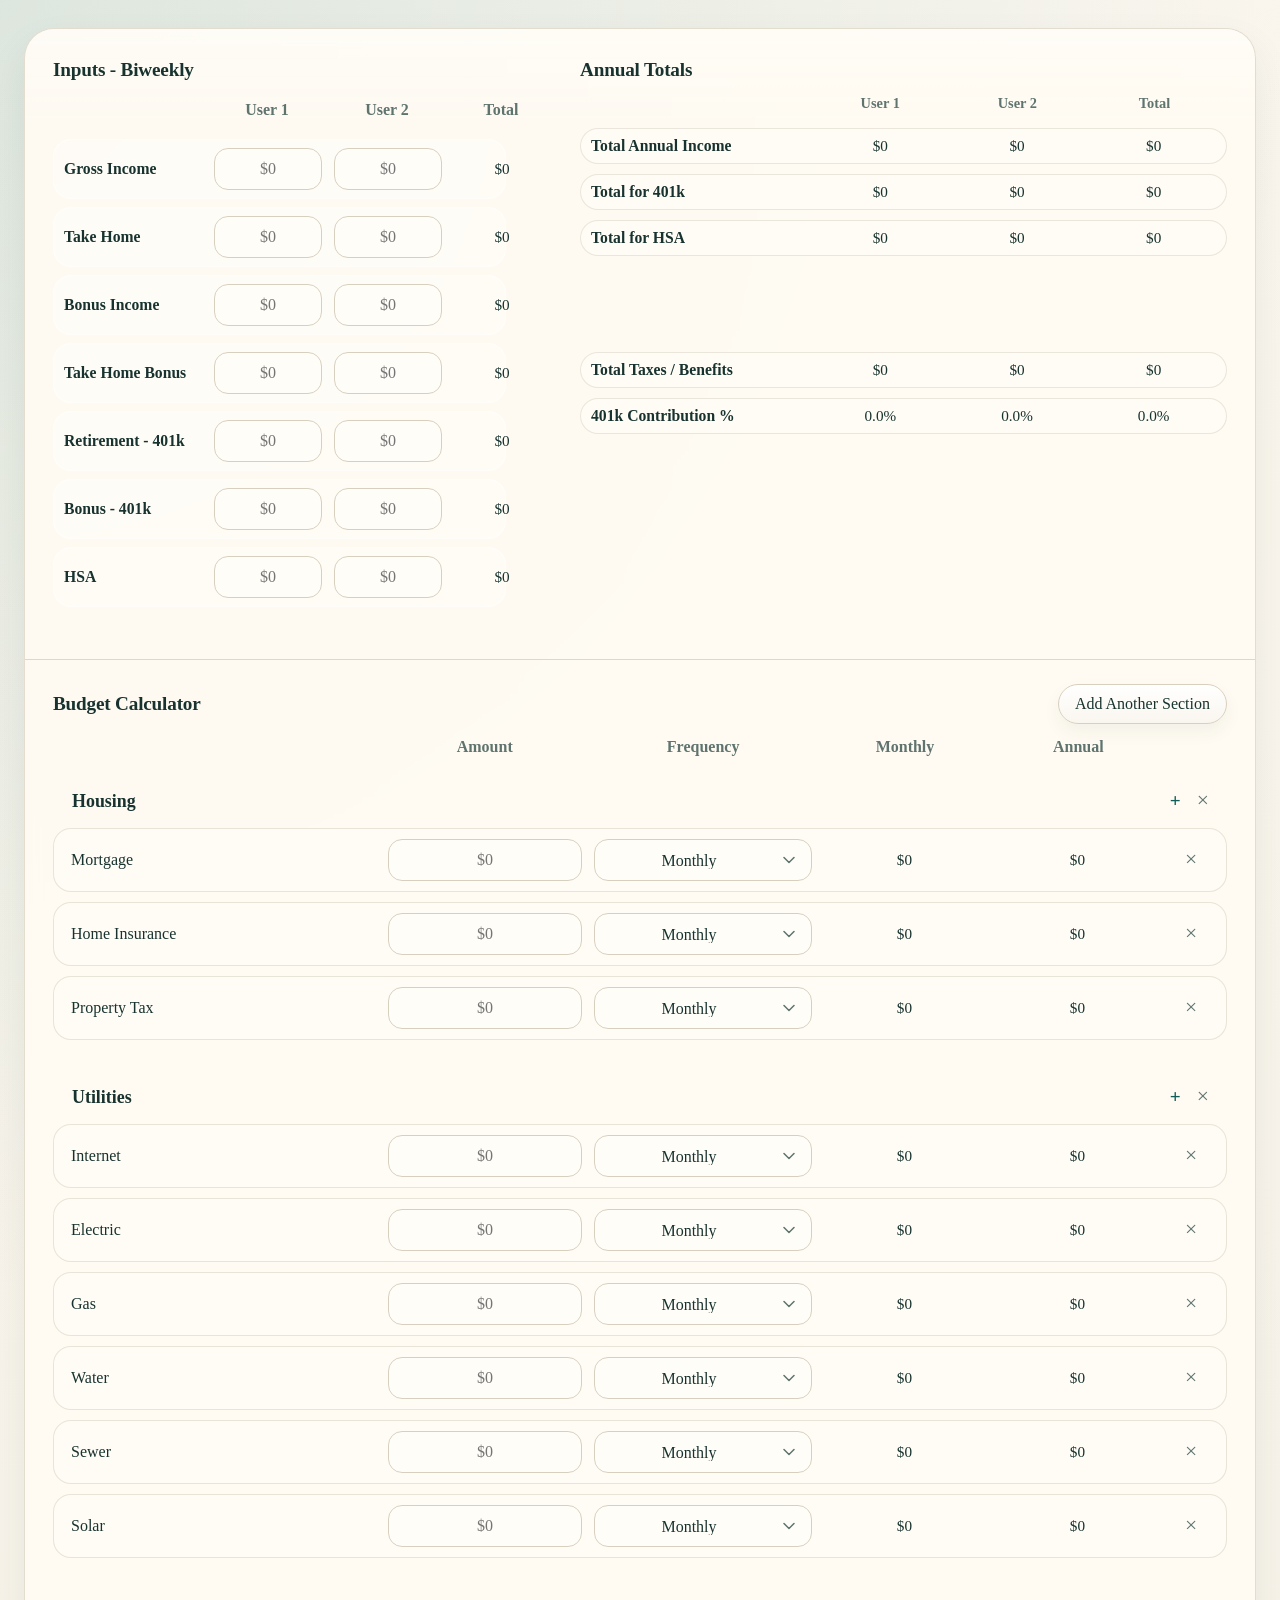
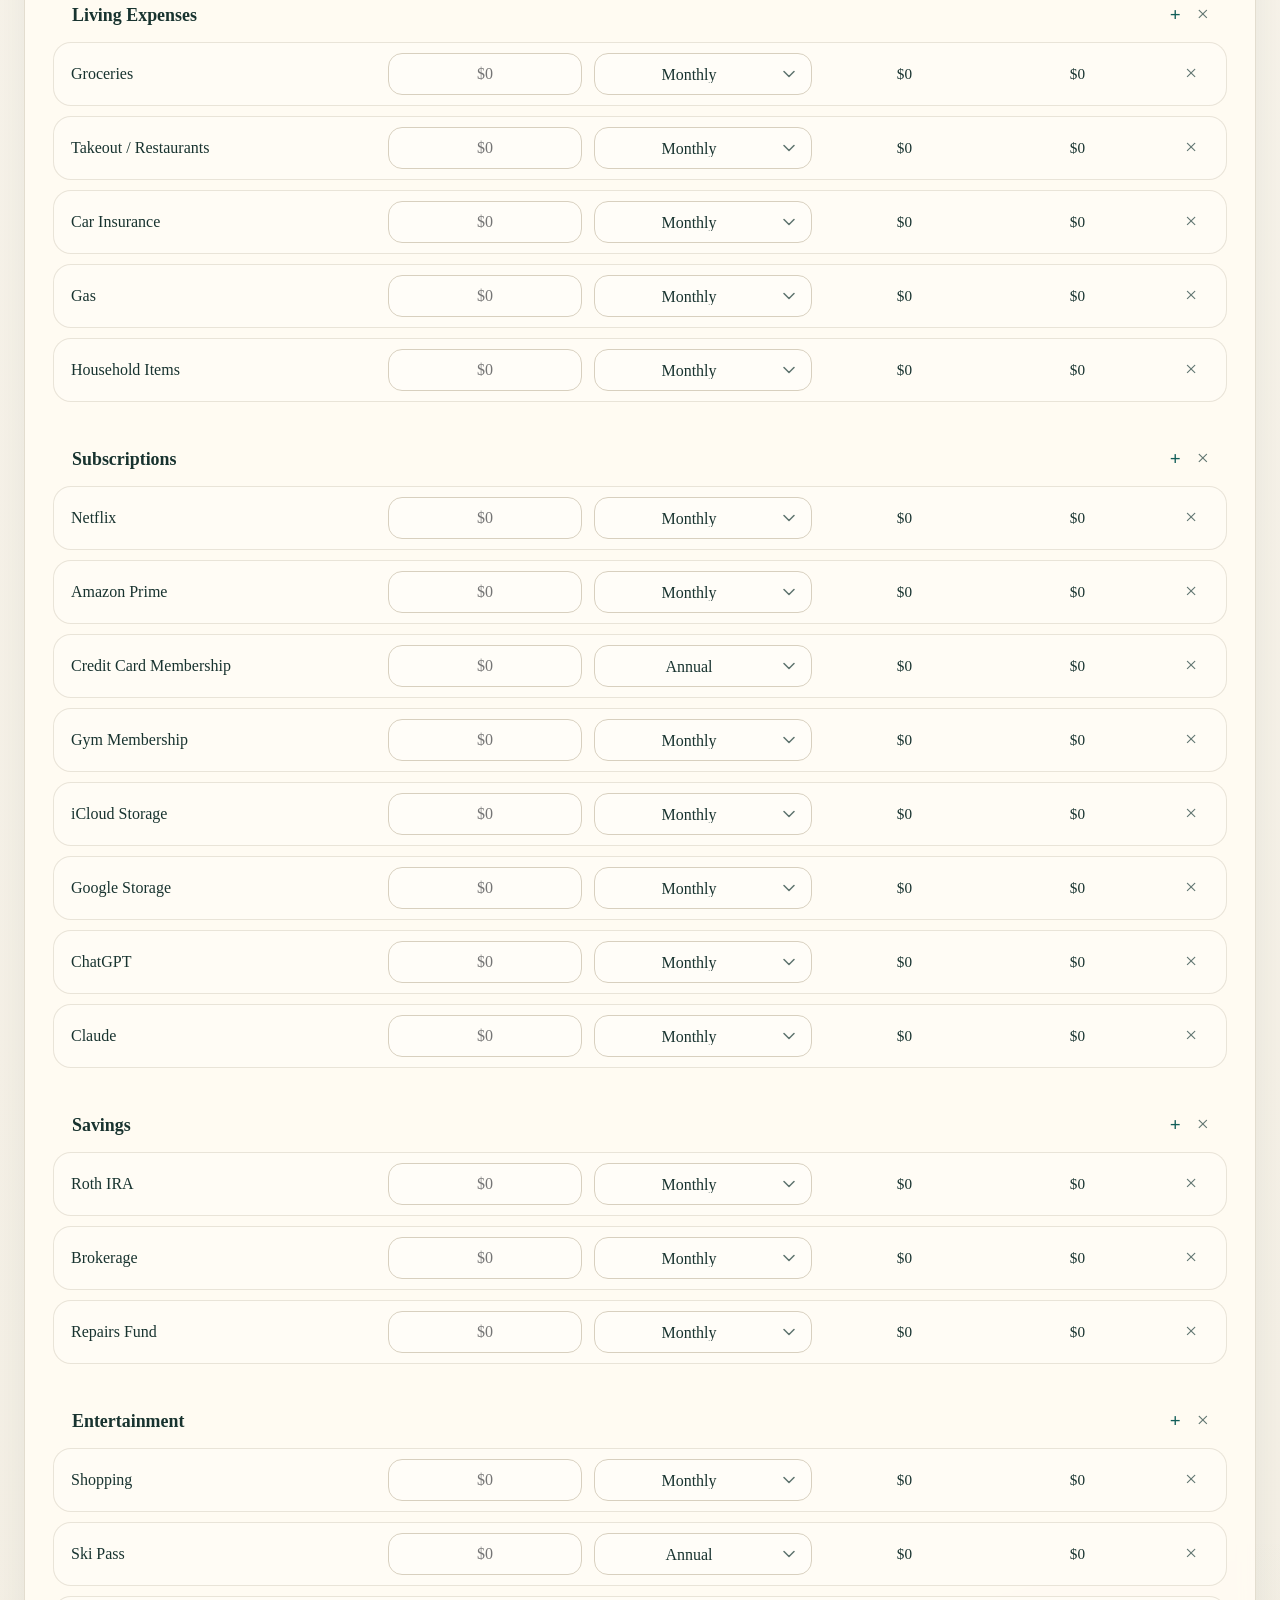
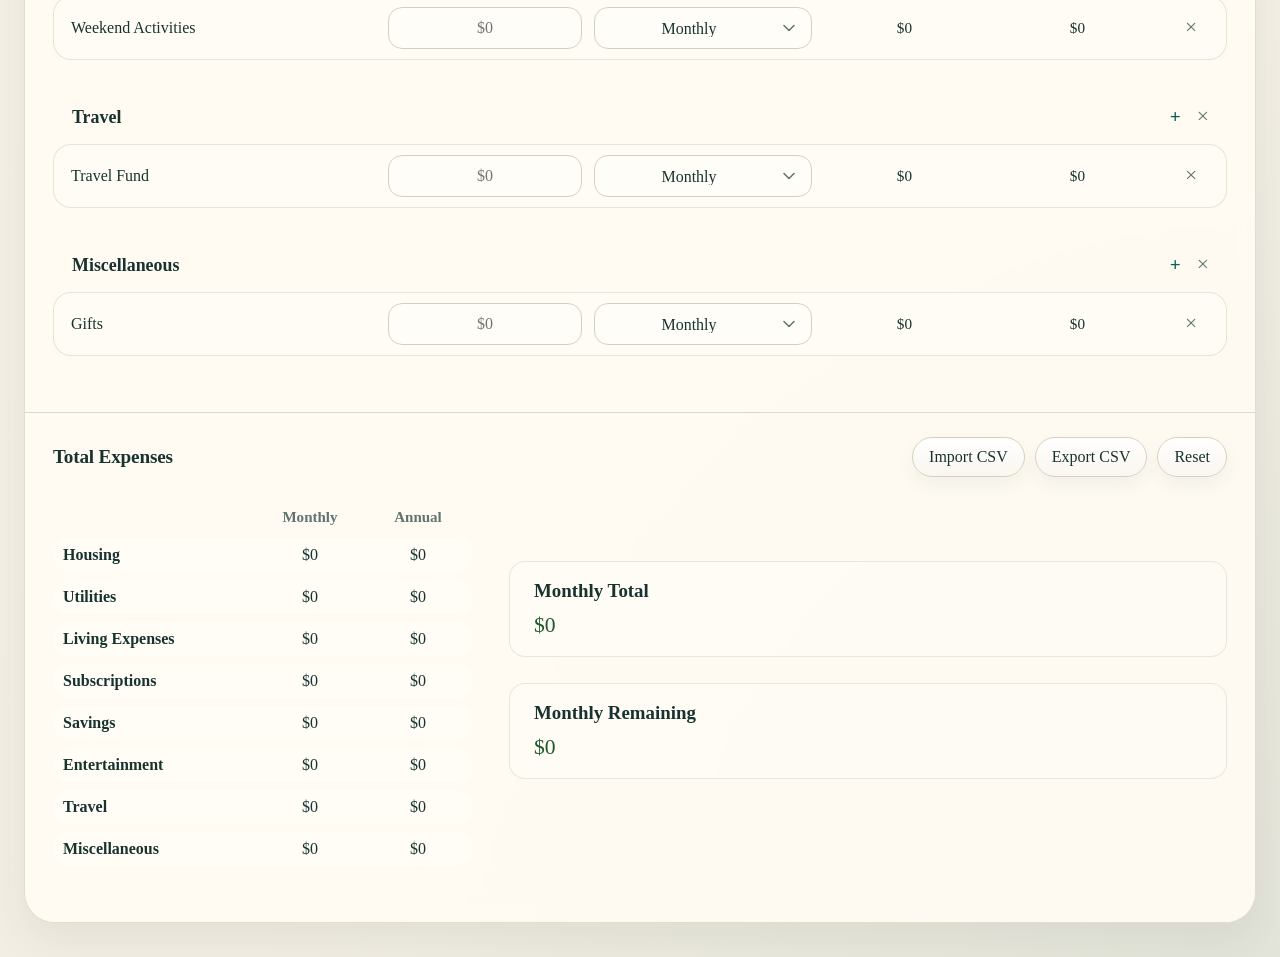
<file: index.html>
<!doctype html>
<html lang="en">
  <head>
    <meta charset="UTF-8" />
    <meta name="viewport" content="width=device-width, initial-scale=1.0" />
    <title>Budget Calculator</title>
    <link rel="stylesheet" href="./app/public/styles.css" />
  </head>
  <body>
    <main class="page">
      <section class="panel inputs-panel">
        <h1>Inputs - Biweekly</h1>
        <div class="monthly-grid" id="monthlyInputsGrid"></div>
      </section>

      <section class="panel benefits-panel">
        <h2>Annual Totals</h2>
        <div class="benefits-header">
          <span></span>
          <span>User 1</span>
          <span>User 2</span>
          <span>Total</span>
        </div>
        <div class="benefits-summary" id="benefitsSummaryMain"></div>
        <div class="benefits-reference" id="benefitsSummaryReference"></div>
      </section>

      <section class="panel budget-panel">
        <div class="budget-panel-header">
          <div class="budget-title-row">
            <h2>Budget Calculator</h2>
            <button id="addSectionButton" class="wire-button" type="button">Add Another Section</button>
          </div>
          <div class="budget-topline">
            <span></span>
            <span>Amount</span>
            <span>Frequency</span>
            <span>Monthly</span>
            <span>Annual</span>
            <span></span>
          </div>
        </div>
        <div id="budgetSections" class="budget-sections"></div>
      </section>

      <section class="panel totals-panel">
        <div class="totals-header-row">
          <h2>Total Expenses</h2>
          <div class="header-actions">
            <button id="importCsvButton" class="wire-button" type="button">Import CSV</button>
            <button id="exportCsvButton" class="wire-button" type="button">Export CSV</button>
            <button id="resetButton" class="wire-button" type="button">Reset</button>
          </div>
        </div>
        <div class="totals-content">
          <div id="expenseTotals" class="expense-totals"></div>
          <div id="monthlySummary" class="monthly-summary"></div>
        </div>
        <p id="statusMessage" class="status-message" aria-live="polite"></p>
      </section>
    </main>

    <input id="csvFileInput" type="file" accept=".csv,text/csv" hidden />
    <script type="module" src="./app/public/app.js"></script>
  </body>
</html>
</file>
<file: app/public/styles.css>
:root {
  --bg: #f3eee3;
  --panel: rgba(255, 251, 243, 0.94);
  --panel-strong: rgba(255, 255, 255, 0.56);
  --line: #d8d0bf;
  --ink: #18332f;
  --muted: #5f746f;
  --accent: #0f766e;
  --accent-dark: #115e59;
  --soft-accent: #e6f1ec;
  --soft-blue: #e9f0fb;
  --soft-rose: #f7ede5;
  --panel-outline: rgba(216, 208, 191, 0.7);
  --row-outline: rgba(216, 208, 191, 0.82);
  --shadow: 0 18px 42px rgba(24, 51, 47, 0.07);
  --panel-radius: 30px;
  --row-radius: 18px;
  --input-radius: 14px;
  --budget-columns: minmax(165px, 1.3fr) minmax(116px, 0.82fr) minmax(148px, 0.92fr) minmax(92px, 0.68fr) minmax(92px, 0.68fr) 42px;
}

* {
  box-sizing: border-box;
}

body {
  margin: 0;
  min-height: 100vh;
  background:
    radial-gradient(circle at top left, rgba(15, 118, 110, 0.12), transparent 30%),
    radial-gradient(circle at bottom right, rgba(17, 94, 89, 0.07), transparent 24%),
    linear-gradient(180deg, #faf6ee 0%, var(--bg) 100%);
  color: var(--ink);
  font-family: "Iowan Old Style", "Palatino Linotype", "Book Antiqua", Palatino, serif;
}

button,
input,
select {
  font: inherit;
}

.page {
  width: min(1320px, calc(100vw - 48px));
  margin: 28px auto 34px;
  display: grid;
  grid-template-columns: minmax(320px, 0.84fr) minmax(480px, 1.16fr);
  grid-template-areas:
    "inputs annual"
    "budget budget"
    "expenses expenses";
  gap: 18px;
  align-items: start;
  background: var(--panel);
  border: 1px solid var(--panel-outline);
  border-radius: var(--panel-radius);
  box-shadow: var(--shadow);
  backdrop-filter: blur(8px);
  overflow: hidden;
  position: relative;
  padding: 20px 0 0;
}

.panel {
  padding: 10px 28px 26px;
  min-width: 0;
  background: transparent;
  position: relative;
}

.page::before {
  content: "";
  position: absolute;
  inset: 0 0 auto 0;
  height: 96px;
  background: linear-gradient(180deg, rgba(255, 255, 255, 0.34), transparent);
  pointer-events: none;
}

.inputs-panel {
  grid-area: inputs;
  min-height: 346px;
}

.budget-panel {
  grid-area: budget;
  min-height: 492px;
  padding-top: 24px;
  border-top: 1px solid rgba(216, 208, 191, 0.8);
}

.benefits-panel {
  grid-area: annual;
  min-height: 276px;
  padding-top: 10px;
  border-top: none;
}

.totals-panel {
  grid-area: expenses;
  min-height: 138px;
  padding-top: 24px;
  border-top: 1px solid rgba(216, 208, 191, 0.8);
}

h1,
h2,
h3 {
  margin: 0;
  font-weight: 700;
}

h1,
h2 {
  font-size: 1.2rem;
  letter-spacing: -0.01em;
}

.monthly-grid {
  margin-top: 12px;
}

.monthly-header,
.monthly-row {
  display: grid;
  grid-template-columns: minmax(138px, 1.35fr) minmax(108px, 0.95fr) minmax(108px, 0.95fr) minmax(96px, 0.7fr);
  gap: 12px;
  align-items: center;
}

.monthly-header {
  padding: 0 10px 12px;
  font-weight: 700;
  color: var(--muted);
  text-align: center;
}

.monthly-header span:first-child {
  color: transparent;
}

.column-name-input {
  width: 100%;
  min-height: 34px;
  padding: 4px 8px;
  border: 1px solid transparent;
  border-radius: 10px;
  background: transparent;
  color: var(--muted);
  font-family: inherit;
  font-size: 1rem;
  font-weight: 700;
  text-align: center;
}

.column-name-input:focus {
  outline: none;
  border-color: var(--line);
  background: #fffdf8;
  color: var(--ink);
}

.monthly-row {
  min-height: 38px;
  margin-bottom: 8px;
  padding: 8px 10px;
  border-radius: var(--row-radius);
  background: rgba(255, 255, 255, 0.34);
  border: 1px solid rgba(255, 255, 255, 0.38);
}

.row-label {
  font-size: 0.98rem;
  font-weight: 700;
  text-align: left;
}

.money-input,
.line-name-input,
.frequency-select {
  width: 100%;
  min-height: 42px;
  padding: 8px 12px;
  border: 1px solid var(--line);
  border-radius: var(--input-radius);
  background: #fffdf8;
  color: var(--ink);
  text-align: center;
  transition: border-color 140ms ease, box-shadow 140ms ease, background 140ms ease;
}

.frequency-select {
  appearance: none;
  -webkit-appearance: none;
  -moz-appearance: none;
  padding-right: 40px;
  background-image: url("data:image/svg+xml,%3Csvg xmlns='http://www.w3.org/2000/svg' width='12' height='8' viewBox='0 0 12 8'%3E%3Cpath d='M1 1.5L6 6.5L11 1.5' fill='none' stroke='%235f746f' stroke-width='1.5' stroke-linecap='round' stroke-linejoin='round'/%3E%3C/svg%3E");
  background-repeat: no-repeat;
  background-position: right 16px center;
  background-size: 12px 8px;
}

.money-input:focus,
.line-name-input:focus,
.frequency-select:focus {
  outline: none;
  border-color: var(--accent);
  box-shadow: 0 0 0 4px rgba(15, 118, 110, 0.1);
}

.calc-value {
  font-size: 0.95rem;
  white-space: nowrap;
  text-align: center;
}

.budget-panel-header {
  display: grid;
  gap: 14px;
}

.budget-title-row {
  display: flex;
  justify-content: space-between;
  align-items: center;
  gap: 14px;
  flex-wrap: wrap;
}

.budget-topline {
  display: grid;
  grid-template-columns: var(--budget-columns);
  gap: 12px;
  font-size: 1rem;
  color: var(--muted);
  text-align: center;
  width: 100%;
  padding: 0 14px;
  align-items: end;
  font-weight: 700;
}

.budget-sections {
  margin-top: 18px;
  display: grid;
  gap: 18px;
}

.budget-section {
  display: grid;
  gap: 10px;
  padding: 10px 0 12px;
  border-radius: 0;
  background: transparent;
  border: none;
}

.section-heading-row {
  display: flex;
  justify-content: space-between;
  align-items: center;
  gap: 12px;
  padding: 0 14px;
}

.section-title {
  flex: 1;
}

.section-title-input {
  width: 100%;
  min-height: 34px;
  padding: 4px 4px;
  border: 1px solid transparent;
  border-radius: 12px;
  background: transparent;
  color: var(--ink);
  font-family: inherit;
  font-size: 1.12rem;
  font-weight: 700;
  text-align: left;
}

.section-title-input:focus {
  outline: none;
  border-color: var(--line);
  background: #fffdf8;
}

.section-items {
  display: grid;
  gap: 10px;
}

.section-actions {
  display: inline-flex;
  align-items: center;
  gap: 8px;
}

.line-item-row {
  display: grid;
  grid-template-columns: var(--budget-columns);
  gap: 12px;
  align-items: center;
  width: 100%;
  padding: 10px 14px;
  border-radius: var(--row-radius);
  background: rgba(255, 255, 255, 0.24);
  border: 1px solid rgba(216, 208, 191, 0.55);
}

.line-name-input {
  border-color: transparent;
  background: transparent;
  padding-left: 2px;
  border-radius: 12px;
  text-align: left;
}

.line-name-input:focus {
  background: #fffdf8;
  border-color: var(--line);
  padding-left: 12px;
}

.wire-button,
.plus-button {
  border: 1px solid var(--line);
  background: linear-gradient(180deg, #ffffff 0%, #faf6ef 100%);
  color: var(--ink);
  cursor: pointer;
  transition: transform 120ms ease, border-color 120ms ease, background 120ms ease, box-shadow 120ms ease;
}

.wire-button {
  padding: 10px 16px;
  border-radius: 999px;
  box-shadow: 0 8px 18px rgba(24, 51, 47, 0.05);
}

.wire-button:hover,
.plus-button:hover {
  transform: translateY(-1px);
  border-color: rgba(15, 118, 110, 0.35);
  box-shadow: 0 10px 20px rgba(24, 51, 47, 0.08);
}

.plus-button {
  width: auto;
  min-width: 18px;
  height: auto;
  padding: 2px 4px;
  font-weight: 700;
  color: var(--accent-dark);
  border-radius: 0;
  background: transparent;
  border: none;
  box-shadow: none;
  justify-self: center;
  display: inline-flex;
  align-items: center;
  justify-content: center;
  line-height: 1;
  font-size: 1.2rem;
}

.plus-button.remove-button {
  background: transparent;
  border: none;
  color: #5f746f;
  box-shadow: none;
  font-size: 1.35rem;
  font-weight: 400;
  line-height: 0.9;
}

.plus-button:hover {
  background: transparent;
  box-shadow: none;
  color: var(--accent);
}

.plus-button.remove-button:hover {
  background: transparent;
  color: #4c605c;
  box-shadow: none;
}

.benefits-summary {
  margin-top: 14px;
  display: grid;
  gap: 10px;
}

.benefits-reference {
  margin-top: 96px;
  display: grid;
  gap: 10px;
}

.benefits-header,
.benefit-row {
  display: grid;
  grid-template-columns: minmax(185px, 1fr) minmax(74px, 0.58fr) minmax(74px, 0.58fr) minmax(74px, 0.58fr);
  gap: 12px;
  align-items: center;
  max-width: none;
}

.benefits-header {
  margin-top: 14px;
  color: var(--muted);
  font-size: 0.9rem;
  font-weight: 700;
  text-align: center;
  padding: 0 10px 2px;
}

.benefit-label {
  font-weight: 700;
  font-size: 0.98rem;
  text-align: left;
}

.benefit-value {
  text-align: center;
}

.benefit-row {
  padding: 8px 10px;
  border-radius: var(--row-radius);
  background: rgba(255, 255, 255, 0.24);
  border: 1px solid rgba(216, 208, 191, 0.5);
}

.expense-totals {
  margin-top: 16px;
  display: grid;
  gap: 8px;
}

.expense-totals-header,
.expense-total-row {
  display: grid;
  grid-template-columns: minmax(150px, 1fr) minmax(90px, auto) minmax(90px, auto);
  gap: 18px;
  align-items: center;
}

.expense-totals-header {
  max-width: 520px;
  padding: 0 10px 4px;
  color: var(--muted);
  font-size: 0.94rem;
  font-weight: 700;
  text-align: center;
}

.totals-content {
  margin-top: 16px;
  display: grid;
  grid-template-columns: minmax(280px, 420px) minmax(260px, 1fr);
  gap: 36px;
  align-items: start;
}

.summary-total-row {
  display: grid;
  grid-template-columns: minmax(150px, 1fr) minmax(120px, auto);
  gap: 18px;
  align-items: center;
  padding: 8px 10px;
  border-radius: 16px;
}

.expense-total-row {
  background: rgba(255, 255, 255, 0.28);
  max-width: 520px;
  padding: 8px 10px;
  border-radius: 16px;
}

.expense-total-row span:first-child,
.summary-total-row span:first-child {
  font-weight: 700;
}

.expense-total-row span:nth-child(2),
.expense-total-row span:last-child,
.summary-total-row span:last-child {
  text-align: center;
}

.monthly-summary {
  display: grid;
  gap: 26px;
  align-content: start;
  padding-top: 68px;
}

.summary-total-row {
  min-height: 96px;
  padding: 18px 24px;
  grid-template-columns: 1fr;
  gap: 10px;
  justify-items: start;
  background: rgba(255, 255, 255, 0.22);
  border: 1px solid rgba(216, 208, 191, 0.5);
}

.summary-total-row span:first-child {
  font-size: 1.18rem;
}

.summary-total-row span:last-child {
  font-size: 1.35rem;
  text-align: left;
}

.totals-header-row {
  display: flex;
  justify-content: space-between;
  align-items: center;
}

.header-actions {
  display: inline-flex;
  align-items: center;
  gap: 10px;
  flex-wrap: wrap;
}

.status-message {
  min-height: 20px;
  margin: 10px 0 0;
  color: var(--muted);
  font-size: 0.88rem;
}

.status-message.error {
  color: #8a2c2c;
}

.positive {
  color: #1d5c2a;
}

.negative {
  color: #9b2020;
}

@media (max-width: 980px) {
  .page {
    width: calc(100vw - 24px);
    margin: 12px auto;
    grid-template-columns: 1fr;
    grid-template-areas:
      "inputs"
      "annual"
      "budget"
      "expenses";
    padding-top: 10px;
  }

  .budget-title-row,
  .totals-header-row {
    flex-direction: column;
    align-items: flex-start;
  }

  .header-actions {
    width: 100%;
  }

  .budget-topline {
    display: none;
  }

  .monthly-header,
  .monthly-row,
  .benefits-header,
  .benefit-row {
    grid-template-columns: 1fr 1fr;
  }

  .benefits-reference {
    margin-top: 28px;
  }

  .section-heading-row {
    flex-direction: column;
    align-items: flex-start;
  }

  .benefits-header span:first-child,
  .benefit-row .benefit-label {
    grid-column: 1 / -1;
  }

  .line-item-row {
    grid-template-columns: 1fr;
    padding: 12px;
  }

  .expense-total-row,
  .summary-total-row {
    max-width: none;
  }

  .totals-content {
    grid-template-columns: 1fr;
    gap: 22px;
  }

  .monthly-summary {
    padding-top: 0;
  }
}

@media (max-width: 720px) {
  .page {
    width: calc(100vw - 18px);
    gap: 8px;
  }

  .panel {
    padding: 10px 16px 18px;
  }

  .monthly-row {
    grid-template-columns: 1fr;
    gap: 10px;
  }

  .monthly-header {
    display: none;
  }

  .budget-section {
    padding: 14px 12px;
  }
}
</file>
